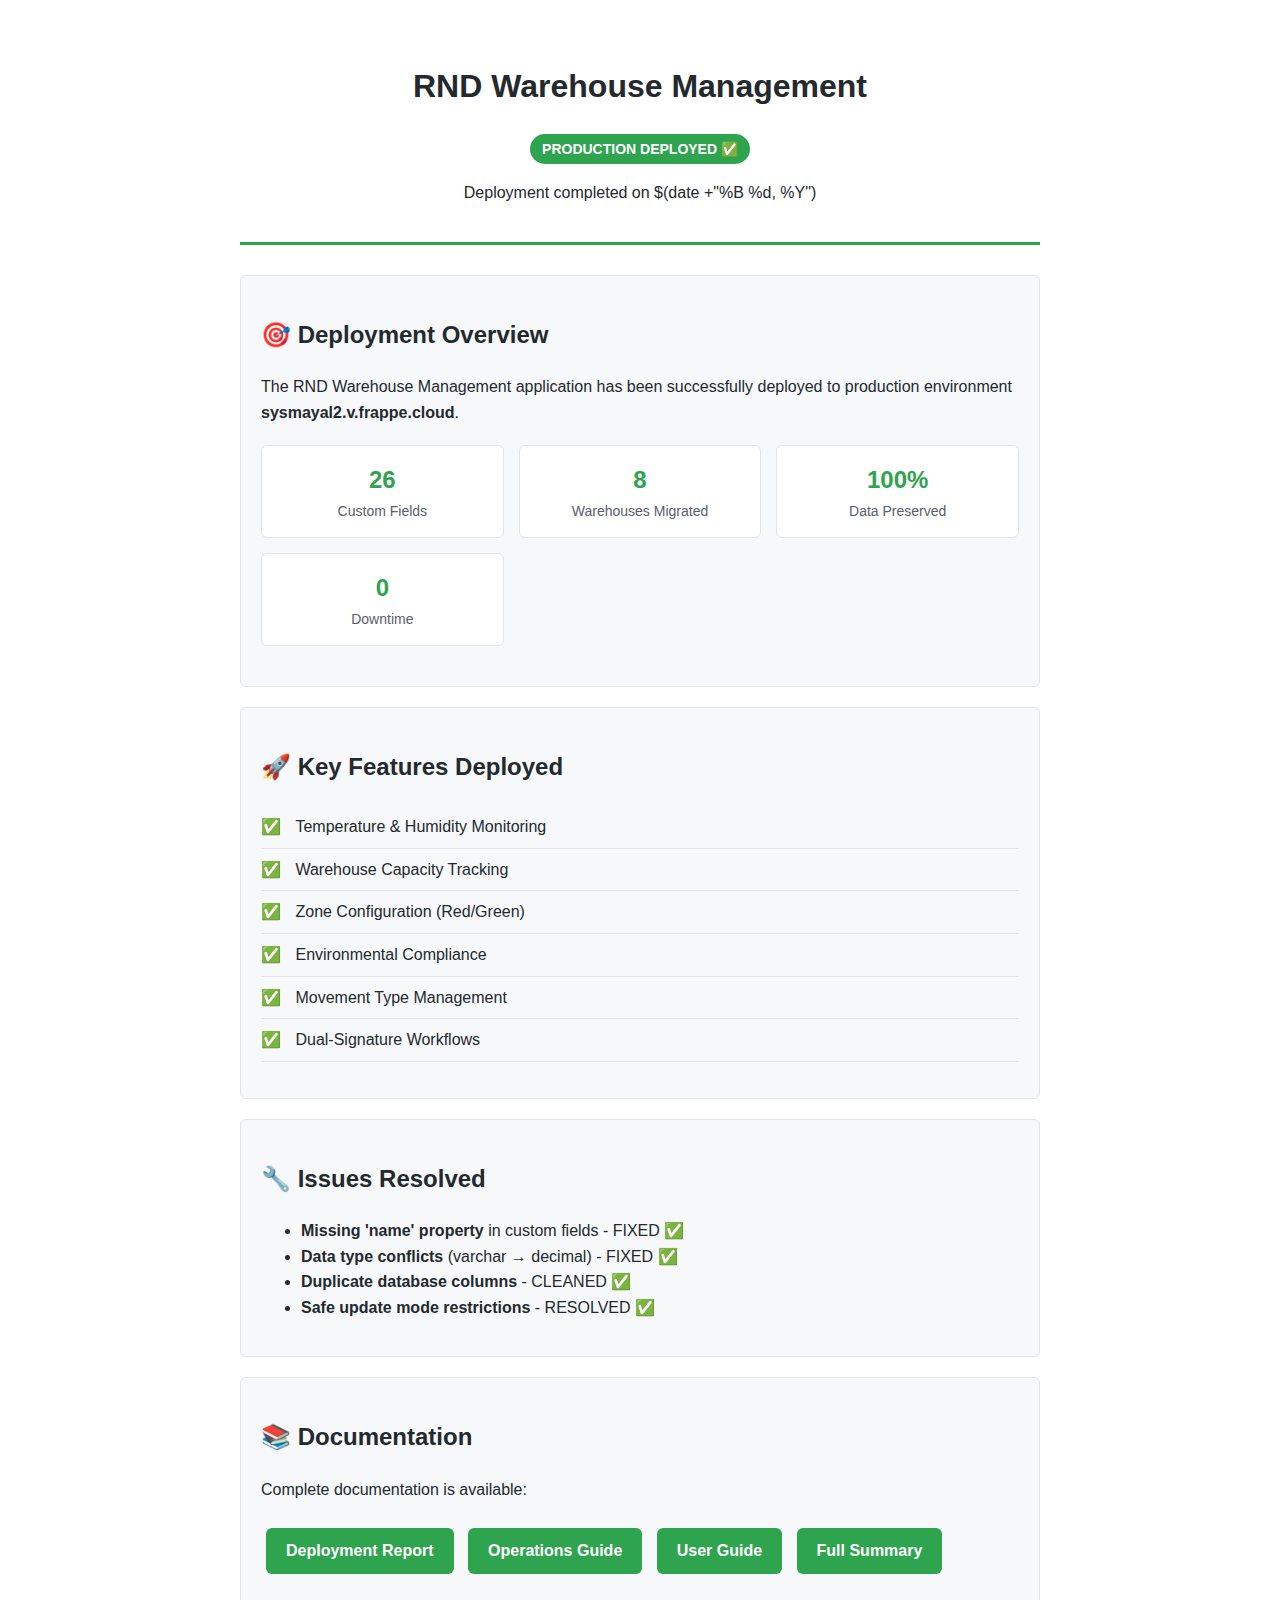
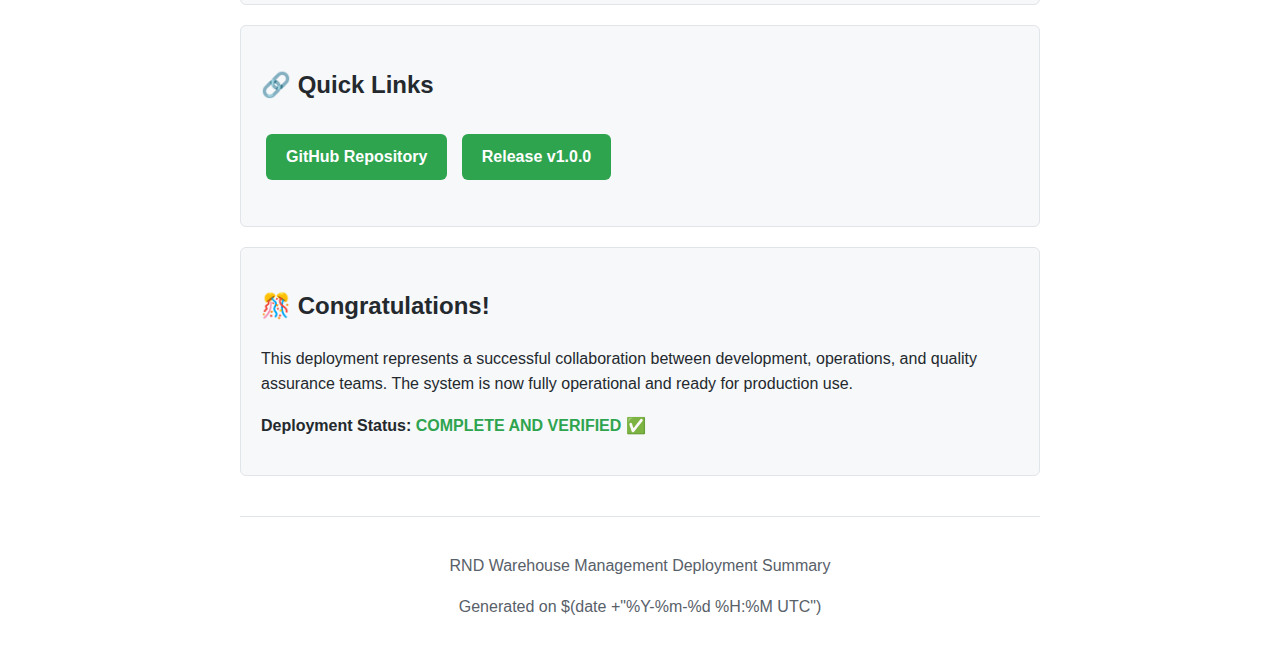
<file: docs/index.html>
<!DOCTYPE html>
<html lang="en">
<head>
    <meta charset="UTF-8">
    <meta name="viewport" content="width=device-width, initial-scale=1.0">
    <title>RND Warehouse Management - Deployment Summary</title>
    <style>
        body {
            font-family: -apple-system, BlinkMacSystemFont, 'Segoe UI', Helvetica, Arial, sans-serif;
            line-height: 1.6;
            color: #24292e;
            max-width: 800px;
            margin: 0 auto;
            padding: 20px;
        }
        .header {
            text-align: center;
            padding: 20px 0;
            border-bottom: 3px solid #2ea44f;
            margin-bottom: 30px;
        }
        .status-badge {
            display: inline-block;
            padding: 4px 12px;
            background-color: #2ea44f;
            color: white;
            border-radius: 20px;
            font-weight: bold;
            font-size: 14px;
        }
        .feature-list {
            list-style-type: none;
            padding: 0;
        }
        .feature-list li {
            padding: 8px 0;
            border-bottom: 1px solid #e1e4e8;
        }
        .feature-list li:before {
            content: "✅ ";
            margin-right: 10px;
        }
        .card {
            background: #f6f8fa;
            border: 1px solid #e1e4e8;
            border-radius: 6px;
            padding: 20px;
            margin: 20px 0;
        }
        .metrics {
            display: grid;
            grid-template-columns: repeat(auto-fit, minmax(200px, 1fr));
            gap: 15px;
            margin: 20px 0;
        }
        .metric {
            text-align: center;
            padding: 15px;
            background: white;
            border: 1px solid #e1e4e8;
            border-radius: 6px;
        }
        .metric-value {
            font-size: 24px;
            font-weight: bold;
            color: #2ea44f;
        }
        .metric-label {
            font-size: 14px;
            color: #586069;
        }
        .button {
            display: inline-block;
            padding: 10px 20px;
            background-color: #2ea44f;
            color: white;
            text-decoration: none;
            border-radius: 6px;
            font-weight: bold;
            margin: 10px 5px;
        }
        .button:hover {
            background-color: #22863a;
        }
    </style>
</head>
<body>
    <div class="header">
        <h1>RND Warehouse Management</h1>
        <span class="status-badge">PRODUCTION DEPLOYED ✅</span>
        <p>Deployment completed on $(date +"%B %d, %Y")</p>
    </div>

    <div class="card">
        <h2>🎯 Deployment Overview</h2>
        <p>The RND Warehouse Management application has been successfully deployed to production environment <strong>sysmayal2.v.frappe.cloud</strong>.</p>
        
        <div class="metrics">
            <div class="metric">
                <div class="metric-value">26</div>
                <div class="metric-label">Custom Fields</div>
            </div>
            <div class="metric">
                <div class="metric-value">8</div>
                <div class="metric-label">Warehouses Migrated</div>
            </div>
            <div class="metric">
                <div class="metric-value">100%</div>
                <div class="metric-label">Data Preserved</div>
            </div>
            <div class="metric">
                <div class="metric-value">0</div>
                <div class="metric-label">Downtime</div>
            </div>
        </div>
    </div>

    <div class="card">
        <h2>🚀 Key Features Deployed</h2>
        <ul class="feature-list">
            <li>Temperature & Humidity Monitoring</li>
            <li>Warehouse Capacity Tracking</li>
            <li>Zone Configuration (Red/Green)</li>
            <li>Environmental Compliance</li>
            <li>Movement Type Management</li>
            <li>Dual-Signature Workflows</li>
        </ul>
    </div>

    <div class="card">
        <h2>🔧 Issues Resolved</h2>
        <ul>
            <li><strong>Missing 'name' property</strong> in custom fields - FIXED ✅</li>
            <li><strong>Data type conflicts</strong> (varchar → decimal) - FIXED ✅</li>
            <li><strong>Duplicate database columns</strong> - CLEANED ✅</li>
            <li><strong>Safe update mode restrictions</strong> - RESOLVED ✅</li>
        </ul>
    </div>

    <div class="card">
        <h2>📚 Documentation</h2>
        <p>Complete documentation is available:</p>
        <div>
            <a href="DEPLOYMENT_COMPLETION_REPORT.md" class="button">Deployment Report</a>
            <a href="OPERATIONS_CHECKLIST.md" class="button">Operations Guide</a>
            <a href="QUICK_REFERENCE.md" class="button">User Guide</a>
            <a href="SUMMARY.md" class="button">Full Summary</a>
        </div>
    </div>

    <div class="card">
        <h2>🔗 Quick Links</h2>
        <p>
            <a href="https://github.com/rogerboy38/rnd_warehouse_management" class="button">GitHub Repository</a>
            <a href="https://github.com/rogerboy38/rnd_warehouse_management/releases/tag/v1.0.0" class="button">Release v1.0.0</a>
        </p>
    </div>

    <div class="card">
        <h2>🎊 Congratulations!</h2>
        <p>This deployment represents a successful collaboration between development, operations, and quality assurance teams. The system is now fully operational and ready for production use.</p>
        <p><strong>Deployment Status:</strong> <span style="color: #2ea44f; font-weight: bold;">COMPLETE AND VERIFIED ✅</span></p>
    </div>

    <footer style="text-align: center; margin-top: 40px; padding-top: 20px; border-top: 1px solid #e1e4e8; color: #586069;">
        <p>RND Warehouse Management Deployment Summary</p>
        <p>Generated on $(date +"%Y-%m-%d %H:%M UTC")</p>
    </footer>
</body>
</html>
</file>
